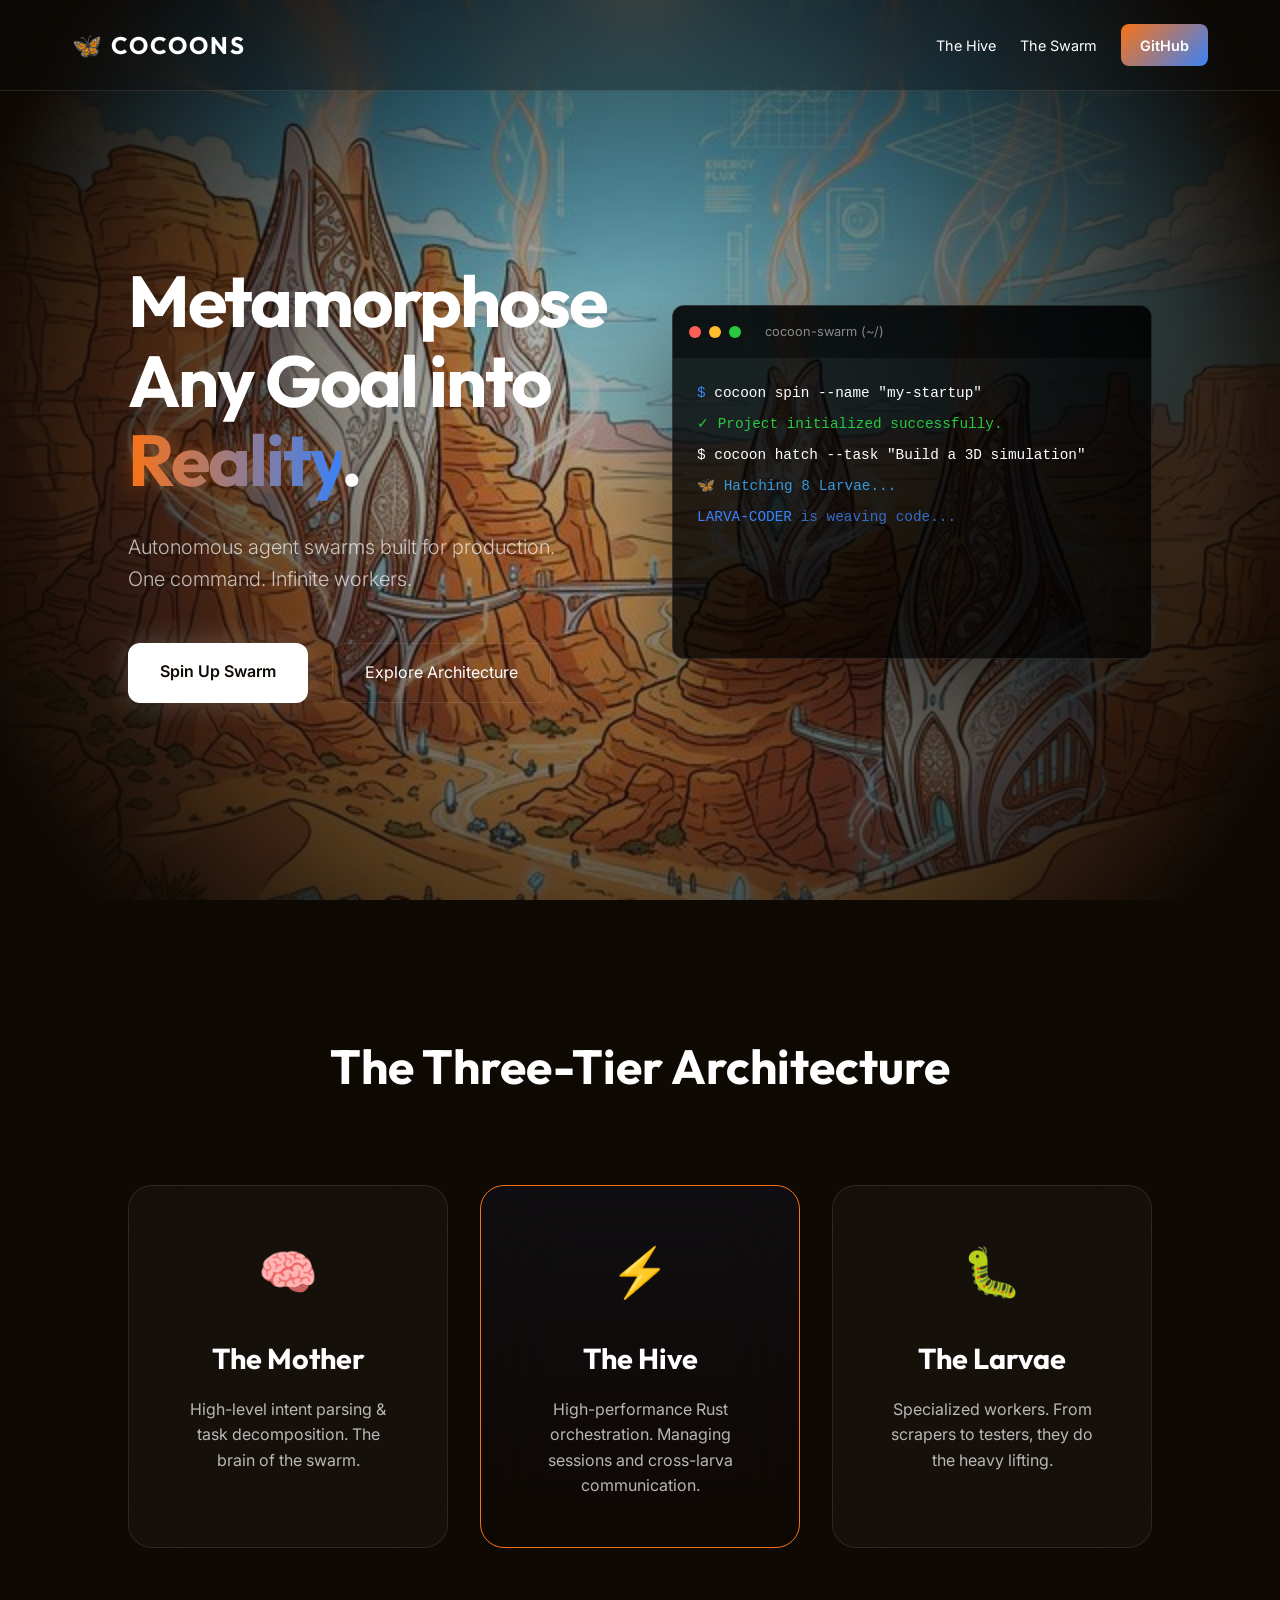
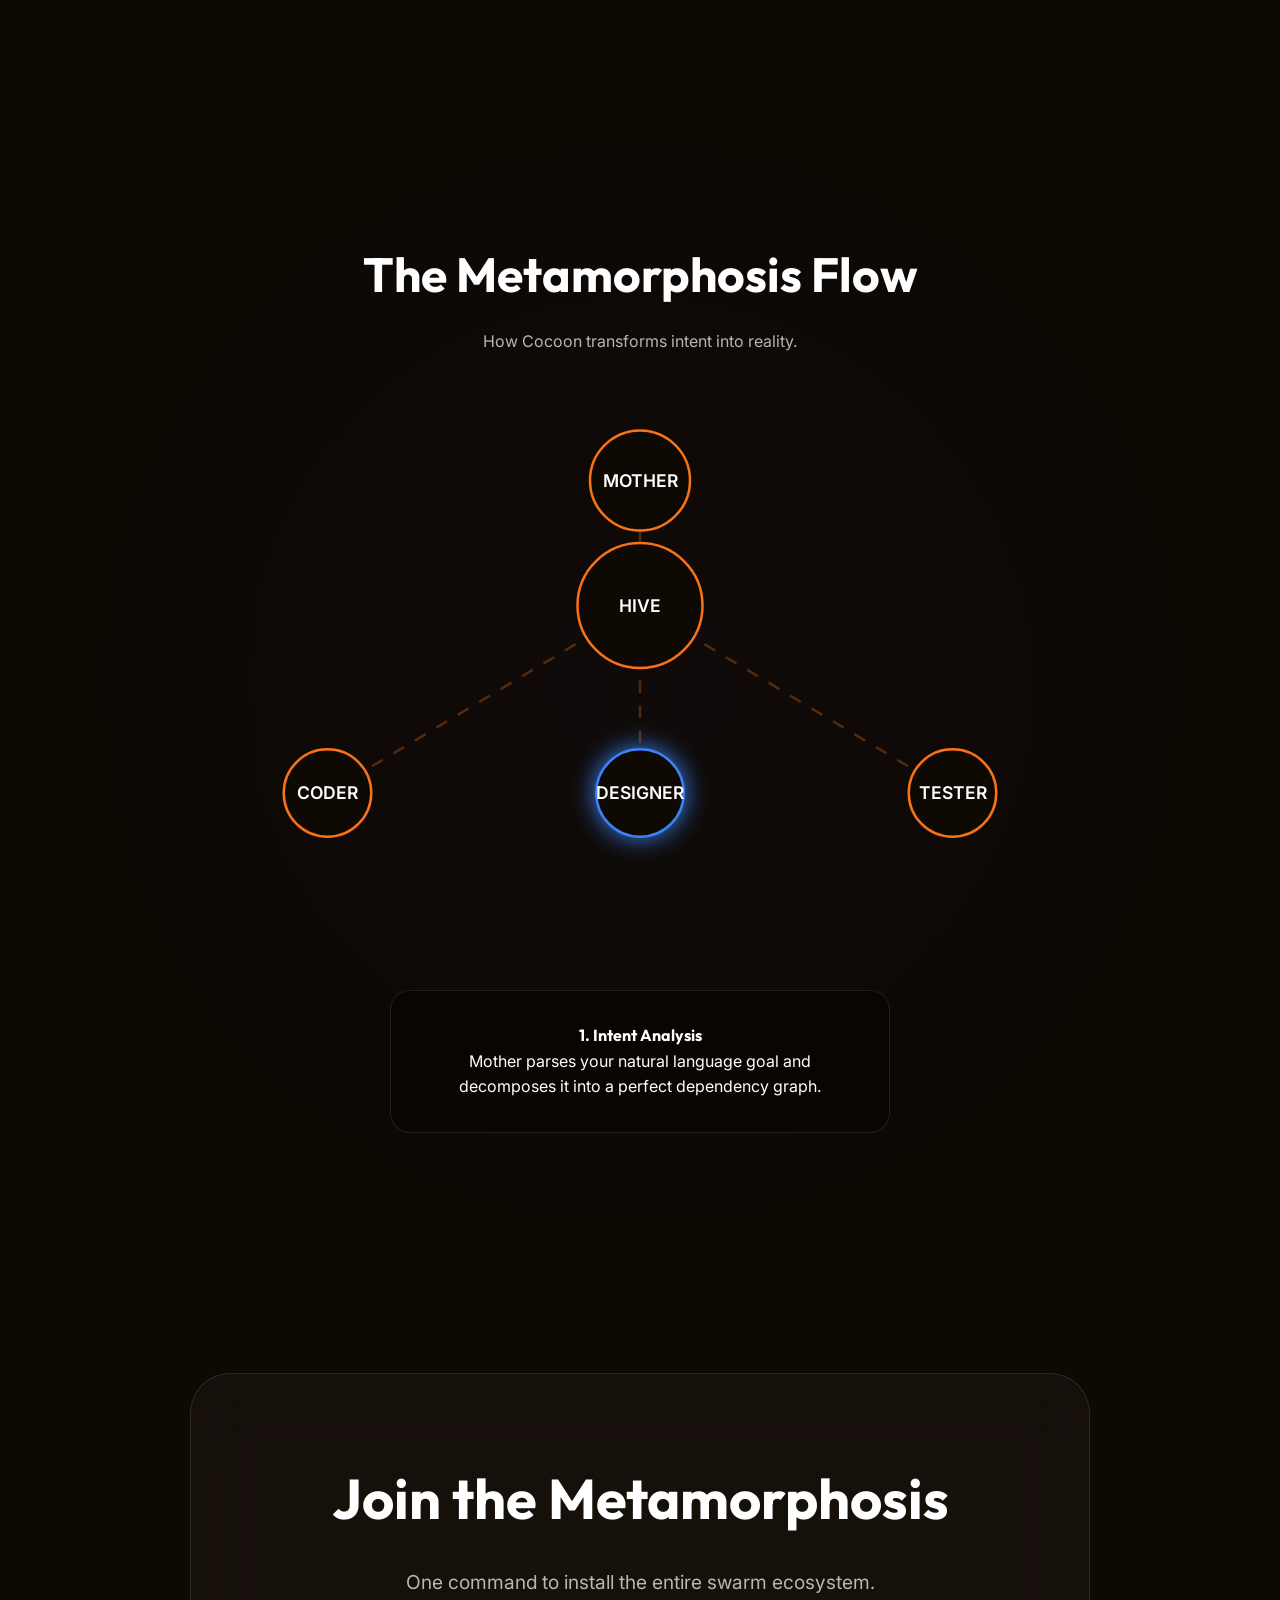
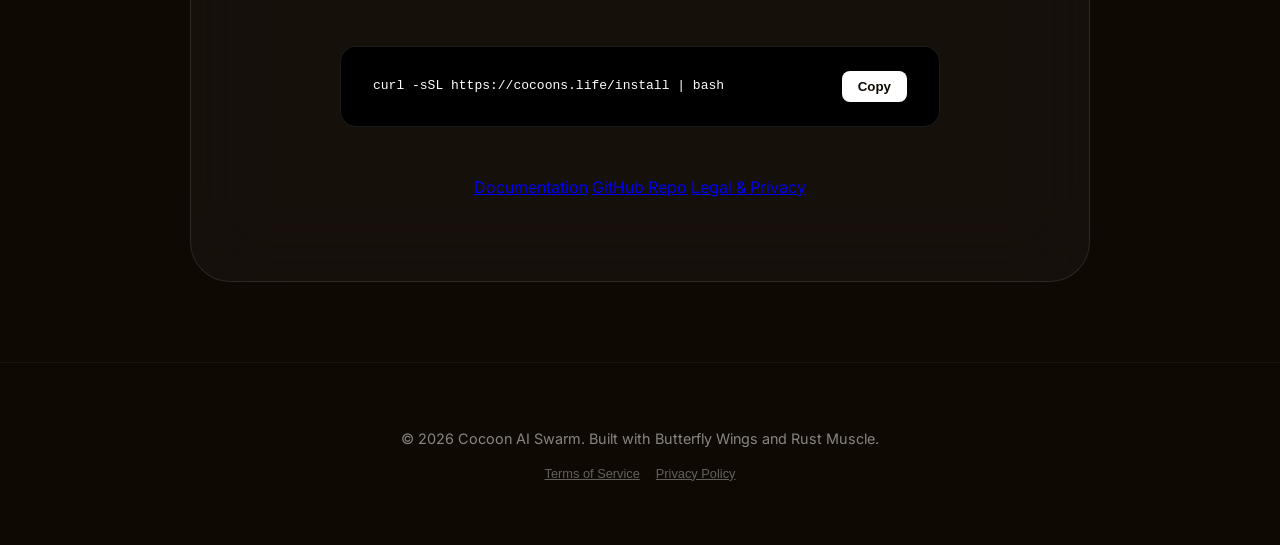
<file: landing_page/index.html>
<!DOCTYPE html>
<html lang="en">
<head>
    <meta charset="UTF-8">
    <meta name="viewport" content="width=device-width, initial-scale=1.0">
    <title>Cocoon AI | Metamorphose Anything into Reality</title>
    <meta name="description" content="High-performance autonomous agent swarm for production-grade software engineering.">
    <link rel="preconnect" href="https://fonts.googleapis.com">
    <link rel="preconnect" href="https://fonts.gstatic.com" crossorigin>
    <link href="https://fonts.googleapis.com/css2?family=Inter:wght@300;400;600&family=Outfit:wght@400;700&display=swap" rel="stylesheet">
    <link rel="stylesheet" href="style.css">
</head>
<body>
    <div class="background-wrapper">
        <div class="hero-image" style="background-image: url('assets/hero-bg.png');"></div>
        <div class="vignette"></div>
    </div>

    <nav>
        <div class="nav-content">
            <div class="logo">🦋 COCOONS</div>
            <div class="links">
                <a href="#hive">The Hive</a>
                <a href="#swarm">The Swarm</a>
                <a href="https://github.com/Keshavsharma-code/cocoon-ai" class="btn-primary">GitHub</a>
            </div>
        </div>
    </nav>

    <main>
        <section class="hero">
            <div class="hero-content">
                <h1 class="reveal-text">Metamorphose <br>Any Goal into <span class="gradient-text">Reality</span>.</h1>
                <p class="subtitle fade-in">Autonomous agent swarms built for production. <br>One command. Infinite workers.</p>
                <div class="cta-group">
                    <a href="#install" class="btn-glow">Spin Up Swarm</a>
                    <a href="#hive" class="btn-outline">Explore Architecture</a>
                </div>
            </div>
            
            <div class="hero-mockup">
                <div class="terminal-window">
                    <div class="terminal-header">
                        <span class="dot red"></span>
                        <span class="dot yellow"></span>
                        <span class="dot green"></span>
                        <span class="title">cocoon-swarm (~/)</span>
                    </div>
                    <div class="terminal-body" id="term-body">
                        <div class="line"><span>$</span> cocoon spin --name "my-startup"</div>
                        <div class="line status-success">✓ Project initialized successfully.</div>
                        <div class="line">$ cocoon hatch --task "Build a 3D simulation"</div>
                        <div class="line status-info">🦋 Hatching 8 Larvae...</div>
                        <div class="line thinking"><span>LARVA-CODER</span> <span class="typing">is weaving code...</span><span class="dots"></span></div>
                    </div>
                </div>
            </div>
        </section>

        <section id="hive" class="hive-section">
            <h2 class="section-title">The Three-Tier Architecture</h2>
            <div class="architecture-grid">
                <div class="arch-card glass">
                    <div class="icon">🧠</div>
                    <h3>The Mother</h3>
                    <p>High-level intent parsing & task decomposition. The brain of the swarm.</p>
                </div>
                <div class="arch-card glass highlight">
                    <div class="icon">⚡</div>
                    <h3>The Hive</h3>
                    <p>High-performance Rust orchestration. Managing sessions and cross-larva communication.</p>
                </div>
                <div class="arch-card glass">
                    <div class="icon">🐛</div>
                    <h3>The Larvae</h3>
                    <p>Specialized workers. From scrapers to testers, they do the heavy lifting.</p>
                </div>
            </div>
        </section>

        <section id="swarm" class="swarm-flow-section">
            <h2 class="section-title">The Metamorphosis Flow</h2>
            <p class="section-subtitle">How Cocoon transforms intent into reality.</p>
            
            <div class="flow-container">
                <svg viewBox="0 0 800 400" class="swarm-svg">
                    <!-- Connections -->
                    <path d="M400 50 L400 150" class="flow-line" />
                    <path d="M400 150 L150 300" class="flow-line" />
                    <path d="M400 150 L400 300" class="flow-line" />
                    <path d="M400 150 L650 300" class="flow-line" />
                    
                    <!-- Nodes -->
                    <g class="node mother-node">
                        <circle cx="400" cy="50" r="40" />
                        <text x="400" y="55" text-anchor="middle">MOTHER</text>
                    </g>
                    
                    <g class="node hive-node">
                        <circle cx="400" cy="150" r="50" />
                        <text x="400" y="155" text-anchor="middle">HIVE</text>
                    </g>
                    
                    <g class="node larva-node" id="larva-coder">
                        <circle cx="150" cy="300" r="35" />
                        <text x="150" y="305" text-anchor="middle">CODER</text>
                    </g>
                    
                    <g class="node larva-node highlight" id="larva-designer">
                        <circle cx="400" cy="300" r="35" />
                        <text x="400" y="305" text-anchor="middle">DESIGNER</text>
                    </g>
                    
                    <g class="node larva-node" id="larva-tester">
                        <circle cx="650" cy="300" r="35" />
                        <text x="650" y="305" text-anchor="middle">TESTER</text>
                    </g>
                </svg>
                
                <div class="flow-details">
                    <div class="detail-box" id="detail-mother">
                        <h4>1. Intent Analysis</h4>
                        <p>Mother parses your natural language goal and decomposes it into a perfect dependency graph.</p>
                    </div>
                </div>
            </div>
        </section>

        <section id="install" class="install-section glass">
            <div class="install-content">
                <h2>Join the Metamorphosis</h2>
                <p>One command to install the entire swarm ecosystem.</p>
                <div class="copy-box">
                    <code>curl -sSL https://cocoons.life/install | bash</code>
                    <button class="copy-btn">Copy</button>
                </div>
                <div class="links-footer">
                    <a href="https://github.com/Keshavsharma-code/cocoon-ai">Documentation</a>
                    <a href="https://github.com/Keshavsharma-code/cocoon-ai">GitHub Repo</a>
                    <a href="#legal" class="legal-trigger">Legal & Privacy</a>
                </div>
            </div>
        </section>
    </main>

    <footer>
        <p>&copy; 2026 Cocoon AI Swarm. Built with Butterfly Wings and Rust Muscle.</p>
        <div class="legal-links">
            <button onclick="toggleModal('terms')">Terms of Service</button>
            <button onclick="toggleModal('privacy')">Privacy Policy</button>
        </div>
    </footer>

    <!-- Legal Modals -->
    <div id="legal-modal" class="modal">
        <div class="modal-content glass">
            <span class="close" onclick="toggleModal()">&times;</span>
            <div id="legal-text"></div>
        </div>
    </div>

    <script src="script.js"></script>
</body>
</html>
</file>
<file: landing_page/style.css>
:root {
    --bg-dark: #0F0904;
    --primary: #F97316;
    --accent: #3B82F6;
    --text-main: #FFFFFF;
    --text-dim: rgba(255, 255, 255, 0.7);
    --glass: rgba(0, 0, 0, 0.4);
    --glass-border: rgba(255, 255, 255, 0.1);
    --gradient: linear-gradient(135deg, #F97316, #3B82F6);
}

* {
    margin: 0;
    padding: 0;
    box-sizing: border-box;
    scroll-behavior: smooth;
}

body {
    font-family: 'Inter', sans-serif;
    background-color: var(--bg-dark);
    color: var(--text-main);
    line-height: 1.6;
    overflow-x: hidden;
}

h1, h2, h3, h4, .logo {
    font-family: 'Outfit', sans-serif;
}

/* Background */
.background-wrapper {
    position: fixed;
    top: 0;
    left: 0;
    width: 100%;
    height: 100vh;
    z-index: -1;
}

.hero-image {
    width: 100%;
    height: 100%;
    background-size: cover;
    background-position: center;
    filter: brightness(0.7);
}

.vignette {
    position: absolute;
    top: 0;
    left: 0;
    width: 100%;
    height: 100%;
    background: radial-gradient(circle, transparent 20%, var(--bg-dark) 90%);
}

/* Navigation */
nav {
    position: fixed;
    top: 0;
    width: 100%;
    padding: 1.5rem 0;
    z-index: 100;
    background: rgba(10, 10, 11, 0.3);
    backdrop-filter: blur(20px);
    border-bottom: 1px solid var(--glass-border);
}

.nav-content {
    max-width: 1200px;
    margin: 0 auto;
    display: flex;
    justify-content: space-between;
    align-items: center;
    padding: 0 2rem;
    flex-wrap: wrap;
    gap: 1rem;
}

.logo {
    font-size: 1.5rem;
    font-weight: 700;
    letter-spacing: 2px;
}

.links {
    display: flex;
    align-items: center;
    gap: 1.5rem;
}

.links a {
    color: var(--text-main);
    text-decoration: none;
    font-size: 0.9rem;
    font-weight: 400;
    transition: opacity 0.3s;
    white-space: nowrap;
}

.links a:hover {
    opacity: 0.7;
}

.btn-primary {
    background: var(--gradient);
    padding: 0.6rem 1.2rem;
    border-radius: 8px;
    font-weight: 600 !important;
}

/* Hero Section */
.hero {
    min-height: 100vh;
    display: flex;
    align-items: center;
    justify-content: space-between;
    padding: 6rem 10% 2rem 10%;
    gap: 4rem;
}

.hero-content {
    flex: 1;
}

h1 {
    font-size: 4.5rem;
    line-height: 1.1;
    margin-bottom: 2rem;
    font-weight: 700;
    letter-spacing: -2px;
}

.gradient-text {
    background: linear-gradient(90deg, #F97316 0%, #3B82F6 100%);
    -webkit-background-clip: text;
    background-clip: text;
    -webkit-text-fill-color: transparent;
    filter: drop-shadow(0 0 10px rgba(249, 115, 22, 0.3));
}

.subtitle {
    font-size: 1.25rem;
    color: var(--text-dim);
    margin-bottom: 3rem;
    max-width: 550px;
    font-weight: 300;
}

.cta-group {
    display: flex;
    gap: 1.5rem;
}

.btn-glow {
    background: var(--text-main);
    color: var(--bg-dark);
    padding: 1rem 2rem;
    border-radius: 12px;
    text-decoration: none;
    font-weight: 600;
    box-shadow: 0 0 30px rgba(255, 255, 255, 0.2);
    transition: transform 0.3s, box-shadow 0.3s;
}

.btn-glow:hover {
    transform: translateY(-5px);
    box-shadow: 0 0 50px rgba(255, 255, 255, 0.4);
}

.btn-outline {
    border: 1px solid var(--glass-border);
    padding: 1rem 2rem;
    border-radius: 12px;
    text-decoration: none;
    color: var(--text-main);
    transition: background 0.3s;
}

.btn-outline:hover {
    background: var(--glass);
}

/* Terminal Mockup */
.hero-mockup {
    flex: 1;
    display: flex;
    justify-content: center;
}

.terminal-window {
    width: 100%;
    max-width: 500px;
    background: rgba(0, 0, 0, 0.8);
    border: 1px solid var(--glass-border);
    border-radius: 12px;
    overflow: hidden;
    box-shadow: 0 40px 100px rgba(0, 0, 0, 0.5);
}

.terminal-header {
    background: var(--glass);
    padding: 1rem;
    display: flex;
    align-items: center;
    gap: 0.5rem;
}

.dot {
    width: 12px;
    height: 12px;
    border-radius: 50%;
}

.red { background: #FF5F56; }
.yellow { background: #FFBD2E; }
.green { background: #27C93F; }

.terminal-header .title {
    margin-left: 1rem;
    font-size: 0.8rem;
    opacity: 0.5;
}

.terminal-body {
    padding: 1.5rem;
    font-family: 'Courier New', Courier, monospace;
    font-size: 0.9rem;
    height: 300px;
}

.line { margin-bottom: 0.5rem; }
.line span { color: var(--accent); }
.status-success { color: #27C93F; }
.status-info { color: #3498DB; }

.thinking .typing {
    opacity: 0.8;
}

.dots::after {
    content: '';
    animation: dots 1.5s infinite;
}

@keyframes dots {
    0%, 20% { content: ''; }
    40% { content: '.'; }
    60% { content: '..'; }
    80%, 100% { content: '...'; }
}

/* Sections */
section {
    padding: 8rem 10%;
}

.section-title {
    font-size: 3rem;
    text-align: center;
    margin-bottom: 5rem;
}

/* Architecture Grid */
.architecture-grid {
    display: grid;
    grid-template-columns: repeat(auto-fit, minmax(300px, 1fr));
    gap: 2rem;
}

.arch-card {
    padding: 3rem;
    border-radius: 24px;
    text-align: center;
    border: 1px solid var(--glass-border);
    transition: transform 0.3s;
}

.arch-card:hover {
    transform: translateY(-10px);
}

.arch-card.highlight {
    background: linear-gradient(180deg, rgba(30, 58, 138, 0.1) 0%, transparent 100%);
    border-color: var(--primary);
}

.arch-card .icon {
    font-size: 3rem;
    margin-bottom: 1.5rem;
}

.arch-card h3 {
    font-size: 1.8rem;
    margin-bottom: 1rem;
}

.arch-card p {
    color: var(--text-dim);
}

/* Larvae Grid */
.larvae-grid {
    display: grid;
    grid-template-columns: repeat(auto-fit, minmax(350px, 1fr));
    gap: 3rem;
}

.pp-card {
    position: relative;
    padding: 2.5rem;
    border-radius: 32px;
    background: rgba(255, 255, 255, 0.02);
    border: 1px solid var(--glass-border);
    overflow: hidden;
}

.card-content {
    position: relative;
    z-index: 1;
}

.badge {
    background: var(--glass);
    padding: 0.3rem 0.8rem;
    border-radius: 20px;
    font-size: 0.7rem;
    font-weight: 600;
    text-transform: uppercase;
    letter-spacing: 1px;
    margin-bottom: 1rem;
    display: inline-block;
}

.pp-card h4 {
    font-size: 2rem;
    margin-bottom: 1rem;
}

.pp-card p {
    color: var(--text-dim);
    margin-bottom: 2rem;
}

.card-preview {
    background: #000;
    padding: 1rem;
    border-radius: 12px;
    font-size: 0.8rem;
    border: 1px solid var(--glass-border);
}

.color-dots {
    display: flex;
    gap: 0.5rem;
}

.color-dots span {
    width: 20px;
    height: 20px;
    border-radius: 50%;
}

.test-progress {
    width: 100%;
    height: 8px;
    background: var(--glass);
    border-radius: 4px;
}

.test-progress .bar {
    height: 100%;
    background: #27C93F;
    border-radius: 4px;
    box-shadow: 0 0 10px #27C93F;
}

/* Glass Section */
.glass {
    backdrop-filter: blur(40px);
    background: rgba(255, 255, 255, 0.03);
    border: 1px solid var(--glass-border);
}

/* Install Section */
.install-section {
    max-width: 900px;
    margin: 5rem auto;
    border-radius: 40px;
    padding: 5rem;
    text-align: center;
}

.install-content h2 {
    font-size: 3.5rem;
    margin-bottom: 1.5rem;
}

.install-content p {
    font-size: 1.2rem;
    color: var(--text-dim);
    margin-bottom: 3rem;
}

.copy-box {
    background: #000;
    padding: 1.5rem 2rem;
    border-radius: 16px;
    display: flex;
    justify-content: space-between;
    align-items: center;
    max-width: 600px;
    margin: 0 auto 3rem auto;
    border: 1px solid var(--glass-border);
}

.copy-btn {
    background: var(--text-main);
    color: var(--bg-dark);
    border: none;
    padding: 0.5rem 1rem;
    border-radius: 8px;
    font-weight: 600;
    cursor: pointer;
}

/* Footer */
footer {
    padding: 4rem;
    text-align: center;
    border-top: 1px solid var(--glass-border);
    opacity: 0.5;
    font-size: 0.9rem;
}

/* Swarm Flow Section */
.swarm-flow-section {
    position: relative;
    padding: 10rem 10%;
    background: radial-gradient(circle at center, rgba(30, 58, 138, 0.05) 0%, transparent 70%);
}

.section-subtitle {
    text-align: center;
    color: var(--text-dim);
    margin-top: -4rem;
    margin-bottom: 4rem;
}

.flow-container {
    max-width: 1000px;
    margin: 0 auto;
    position: relative;
}

.swarm-svg {
    width: 100%;
    height: auto;
    overflow: visible;
}

.flow-line {
    fill: none;
    stroke: var(--primary);
    stroke-width: 2;
    stroke-dasharray: 10;
    animation: flowDash 20s linear infinite;
    opacity: 0.3;
}

@keyframes flowDash {
    to { stroke-dashoffset: -500; }
}

.node circle {
    fill: var(--bg-dark);
    stroke: var(--primary);
    stroke-width: 2;
    transition: all 0.3s;
}

.node text {
    fill: var(--text-main);
    font-size: 14px;
    font-weight: 600;
    pointer-events: none;
}

.node:hover circle {
    fill: var(--primary);
    stroke: var(--text-main);
    cursor: pointer;
}

.node.highlight circle {
    stroke: var(--accent);
    filter: drop-shadow(0 0 10px var(--accent));
}

.flow-details {
    margin-top: 4rem;
    display: flex;
    justify-content: center;
}

.detail-box {
    background: var(--glass);
    padding: 2rem;
    border-radius: 20px;
    border: 1px solid var(--glass-border);
    max-width: 500px;
    text-align: center;
}

/* Modals */
.modal {
    display: none;
    position: fixed;
    z-index: 1000;
    left: 0;
    top: 0;
    width: 100%;
    height: 100%;
    background-color: rgba(0,0,0,0.9);
    backdrop-filter: blur(10px);
}

.modal-content {
    margin: 5% auto;
    padding: 3rem;
    width: 80%;
    max-width: 800px;
    max-height: 80vh;
    overflow-y: auto;
    border-radius: 30px;
    position: relative;
}

.close {
    position: absolute;
    right: 2rem;
    top: 1.5rem;
    font-size: 2rem;
    cursor: pointer;
}

.legal-links {
    margin-top: 1rem;
    display: flex;
    gap: 1rem;
    justify-content: center;
}

.legal-links button {
    background: none;
    border: none;
    color: var(--text-dim);
    text-decoration: underline;
    cursor: pointer;
    font-size: 0.8rem;
}

.legal-links button:hover {
    color: var(--text-main);
}

.fade-in { animation: fadeInUp 1s ease-out forwards; }
.reveal-text { animation: fadeInUp 0.8s ease-out forwards; }

/* Responsive */
@media (max-width: 1024px) {
    .hero { flex-direction: column; text-align: center; padding-top: 10rem; }
    h1 { font-size: clamp(2.5rem, 8vw, 4.5rem); }
    .subtitle { margin: 0 auto 3rem auto; }
    .cta-group { justify-content: center; flex-direction: column; align-items: center; width: 100%; }
    .btn-glow, .btn-outline { width: 100%; max-width: 300px; }
}

@media (max-width: 600px) {
    .nav-content { justify-content: center; padding: 1rem; }
    .links { gap: 1rem; }
    .links a { margin-left: 0; font-size: 0.8rem; }
    .logo { width: 100%; text-align: center; }
    section { padding: 4rem 5%; }
    .section-title { font-size: 2.2rem; }
}
</file>
